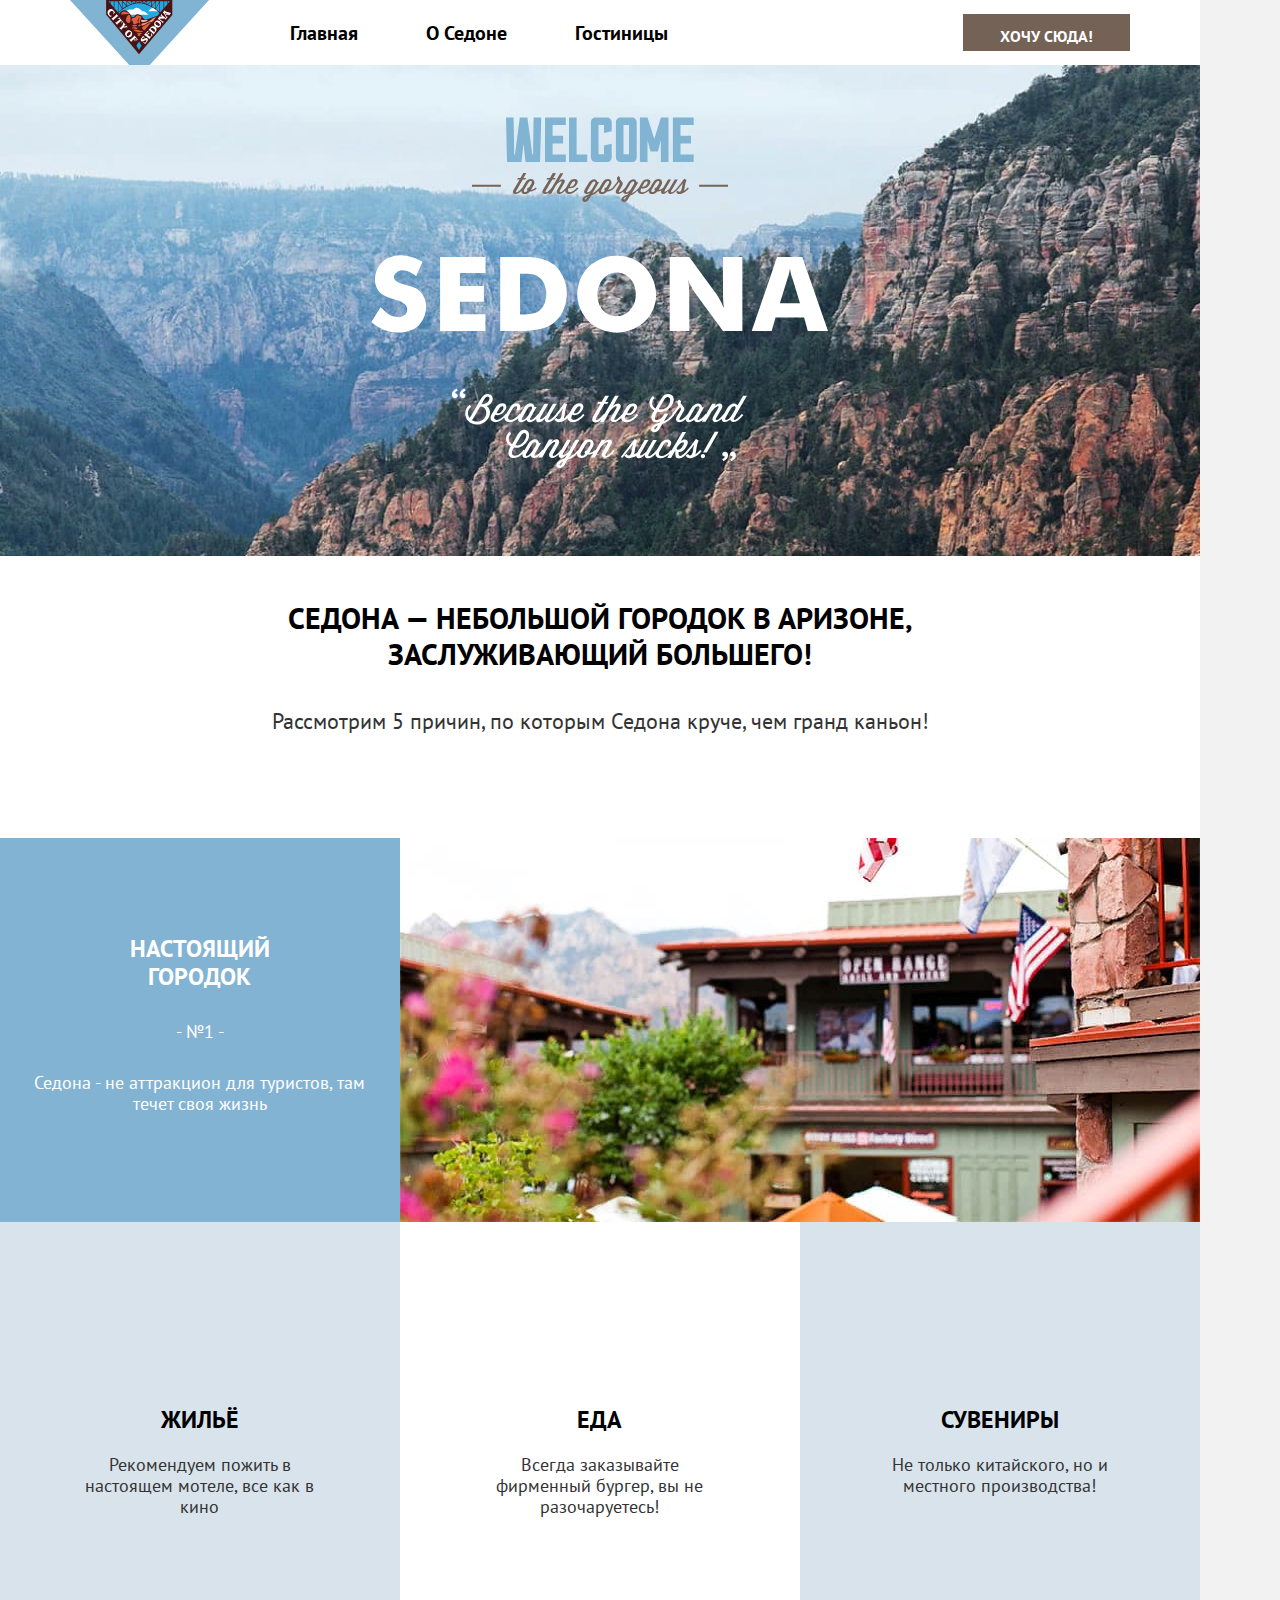
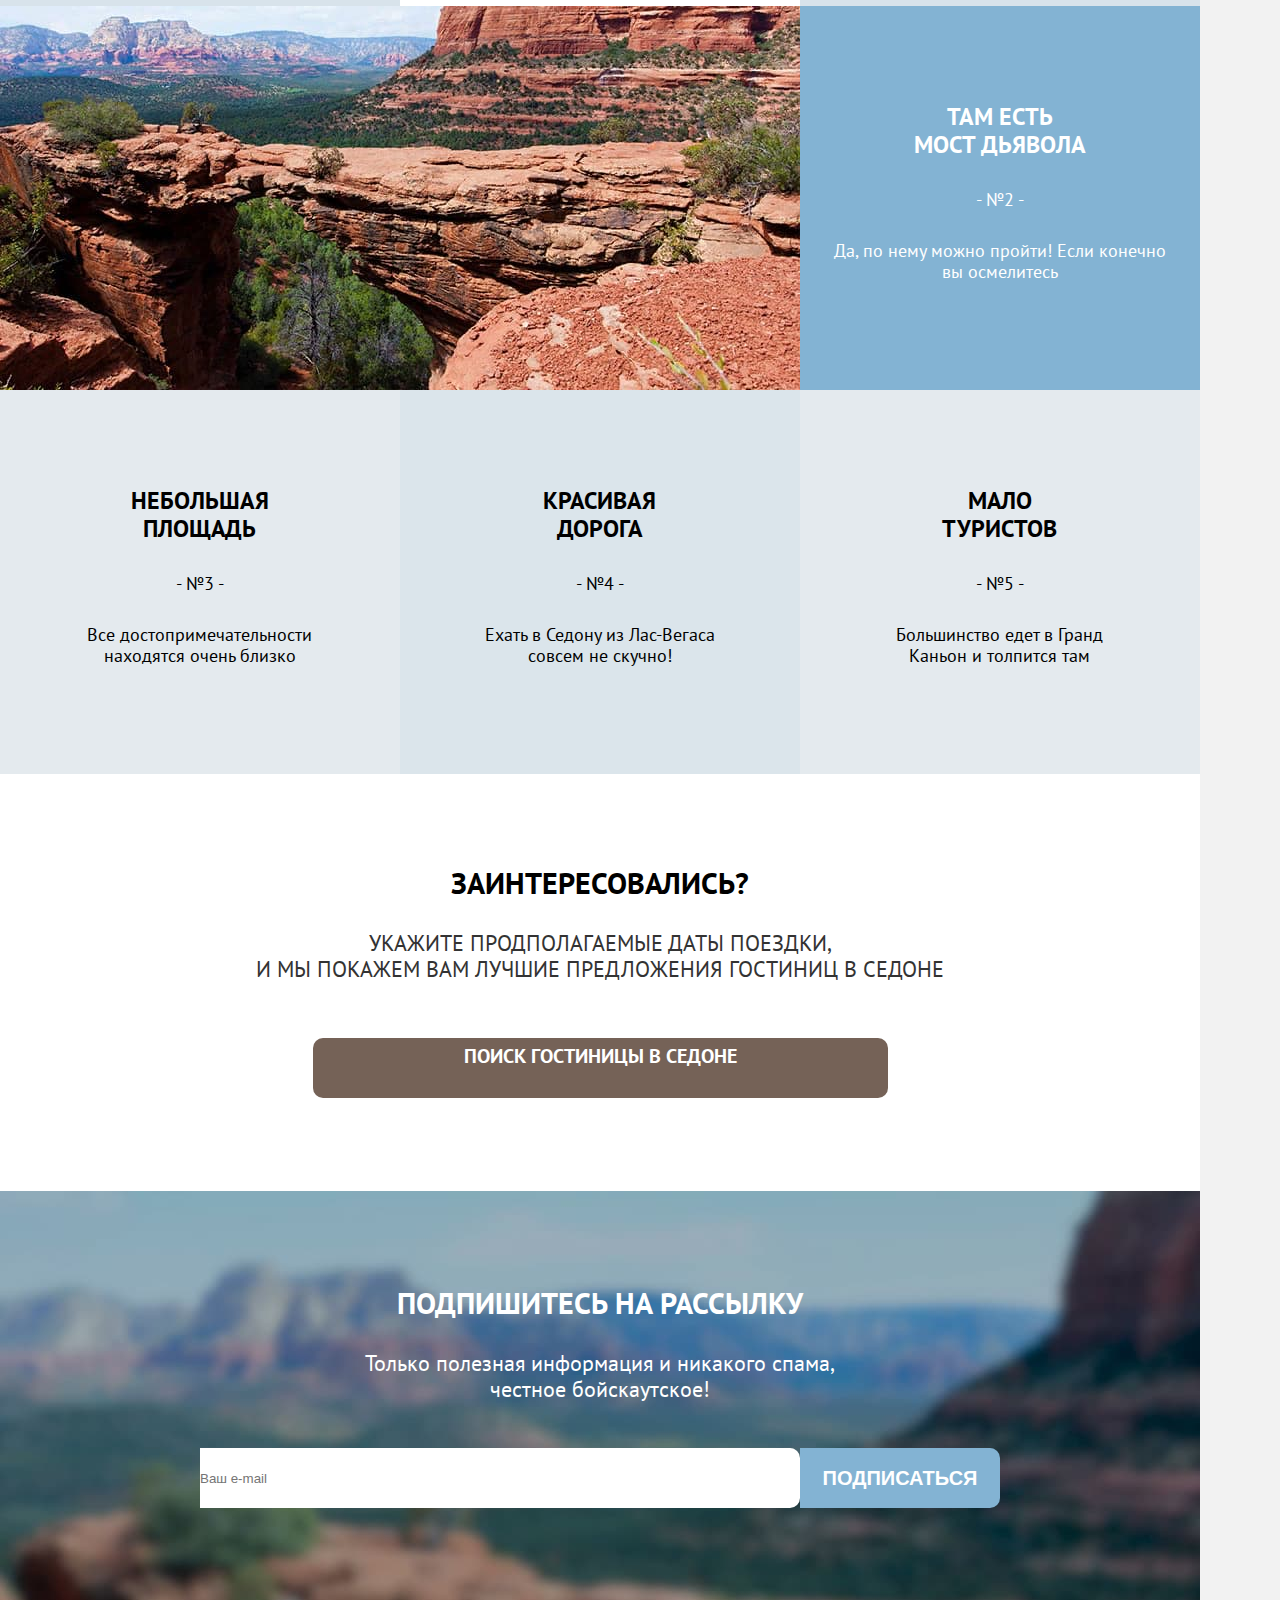
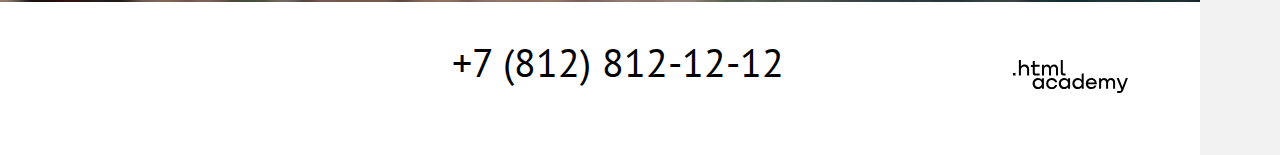
<file: index.html>
<!DOCTYPE html>
<html lang="ru">

<head>
  <meta charset="utf-8">
  <title>Седона</title>
  <link rel="stylesheet" href="styles/styles.css">
</head>

<body>
  <header class="page-header">
    <nav class="navigation">
      <a class="navigation-logo">
        <img class="page-header-logo" src="images/logo.svg" width="139" height="70" alt="Логотип Седона.">
      </a>
      <ul class="navigation-list">
        <li class="navigation-item">
          <a class="navigation-link navigation-link-current">Главная</a>
        </li>
        <li class="navigation-item">
          <a class="navigation-link " href="#">О Седоне</a>
        </li>
        <li class="navigation-item">
          <a class="navigation-link" href="catalog.html">Гостиницы</a>
        </li>
      </ul>
      <ul class="navigation-list navigation-user">
        <li class="navigation-item">
          <a class="navigation-link" href="#">
            <span class="visually-hidden">Поиск</span>
          </a>
        </li>
        <li class="navigation-item">
          <a class="navigation-link" href="#">
            <span class="visually-hidden">избранное</span>
          </a>
        </li>
        <li class="navigation-item">
          <a class="navigation-link want" href="#">Хочу сюда!</a>
        </li>
      </ul>
    </nav>
  </header>
  <main class="main-container main-index">
    <div class="page-container">
      <section class="welcome">
        <h1 class="visually-hidden">Добро пожаловать в Седону</h1>
        <img class="image" src="images/welcome.svg" width="458" height="352" alt="Добро пожаловать в Седону">
      </section>
      <section class="main-title">
        <h2 class="title-large">Седона — небольшой городок в Аризоне, заслуживающий большего!</h2>
        <p class="subtitle">Рассмотрим 5 причин, по которым Седона круче, чем гранд каньон!</p>
      </section>
      <section class="advantages">
        <h2 class="visually-hidden">Преимущества</h2>
        <ul class="advantages-list">
          <li class="advantage-item">
            <div class="advantage-exception">
              <h3 class="advantages-title">Настоящий <br>городок</h3>
              <span class="advantage-number">- №1 -</span>
              <p class="advantage-description">Седона - не аттракцион для туристов, там течет своя жизнь</p>
            </div>
            <div class="advantage-image"> <img src="images/photo/photo-1.jpg" width="800" height="384"
                alt="Настоящий городок">
            </div>
            <ul class="advantages-сity">
              <li class="advantages-сity-item house">
                <h4>Жильё</h4>
                <p>Рекомендуем пожить в настоящем мотеле, все как в кино</p>
              </li>
              <li class="advantages-сity-item food">
                <h4>Еда</h4>
                <p>Всегда заказывайте фирменный бургер, вы не разочаруетесь!</p>
              </li>
              <li class="advantages-сity-item gift">
                <h4>Сувениры</h4>
                <p>Не только китайского, но и местного производства!</p>
              </li>
            </ul>
          </li>
          <li class="advantage-item">
            <div class="advantage-image"> <img src="images/photo/photo-2.jpg" width="800" height="384"
                alt="Мост Дьявола">
            </div>
            <div class="advantage-exception">
              <h3 class="advantages-title">Там есть <br> мост дьявола</h3>
              <span class="advantage-number">- №2 -</span>
              <p class="advantage-description">Да, по нему можно пройти! Если конечно вы осмелитесь</p>
            </div>
          </li>
          <li class="advantage-item advantage-item--third">
            <h3 class="advantages-title">Небольшая <br> площадь</h3>
            <span class="advantage-number">- №3 -</span>
            <p class="advantage-description">Все достопримечательности находятся очень близко</p>
          </li>
          <li class="advantage-item advantage-item--third four">
            <h3 class="advantages-title">Красивая <br> дорога</h3>
            <span class="advantage-number">- №4 -</span>
            <p class="advantage-description">Ехать в Седону из Лас-Вегаса совсем не скучно!</p>
          </li>
          <li class="advantage-item advantage-item--third">
            <h3 class="advantages-title">Мало <br> туристов</h3>
            <span class="advantage-number">- №5 -</span>
            <p class="advantage-description">Большинство едет в Гранд Каньон и толпится там</p>
          </li>
        </ul>
      </section>
      <section class="search-hotel">
        <h2 class="visually-hidden">Поиск гостиниц в Седоне</h2>
        <strong class="search-question">Заинтересовались?</strong>
        <p class="search-date">Укажите продполагаемые даты поездки,
          <br>и мы покажем вам лучшие предложения гостиниц в Седоне
        </p>
        <a class="button button-search" href="#">ПОИСК ГОСТИНИЦЫ В седоне</a>
      </section>
      <div class="newsletter-index">
        <section class="newsletter">
          <h2 class="newsletter-title">Подпишитесь на рассылку
          </h2>
          <p>Только полезная информация и никакого спама,<br>
            честное бойскаутское!</p>
          <form class="newsletter-form" action="https://echo.htmlacademy.ru/" method="post">

            <input class="field" placeholder="Ваш e-mail" type="email" name="newsletter-email" id="newsletter-email"
              required>
            <button class="button newsletter-button" type="submit"> Подписаться
            </button>
          </form>
        </section>
      </div>
    </div>
  </main>
  <footer class="page-footer">
    <div class="page-footer-container">
      <section class="footer-social">
        <h2 class="visually-hidden">Седона в социальных сетях</h2>
        <ul class="footer-social-list">
          <li class="footer-social-item">
            <a class="button" href="#">
              <span class="visually-hidden">Твиттер</span>
            </a>
          </li>
          <li class="footer-social-item">
            <a class="button" href="#">
              <span class="visually-hidden">Фейсбук</span>
            </a>
          </li>
          <li class="footer-social-item">
            <a class="button" href="#">
              <span class="visually-hidden">Ютуб</span>
            </a>
          </li>
        </ul>
      </section>
      <a class="contacts-phone" href="tel:78128121212">+7 (812) 812-12-12</a>
      <p class="about-text"> <a class="htmlacademy-link" href="https://htmlacademy.ru/">
          <img src="images/htmlacademy.svg" width="115" height="33" alt=".html academy"></a>
      </p>
    </div>
  </footer>
</body>

</html>
</file>
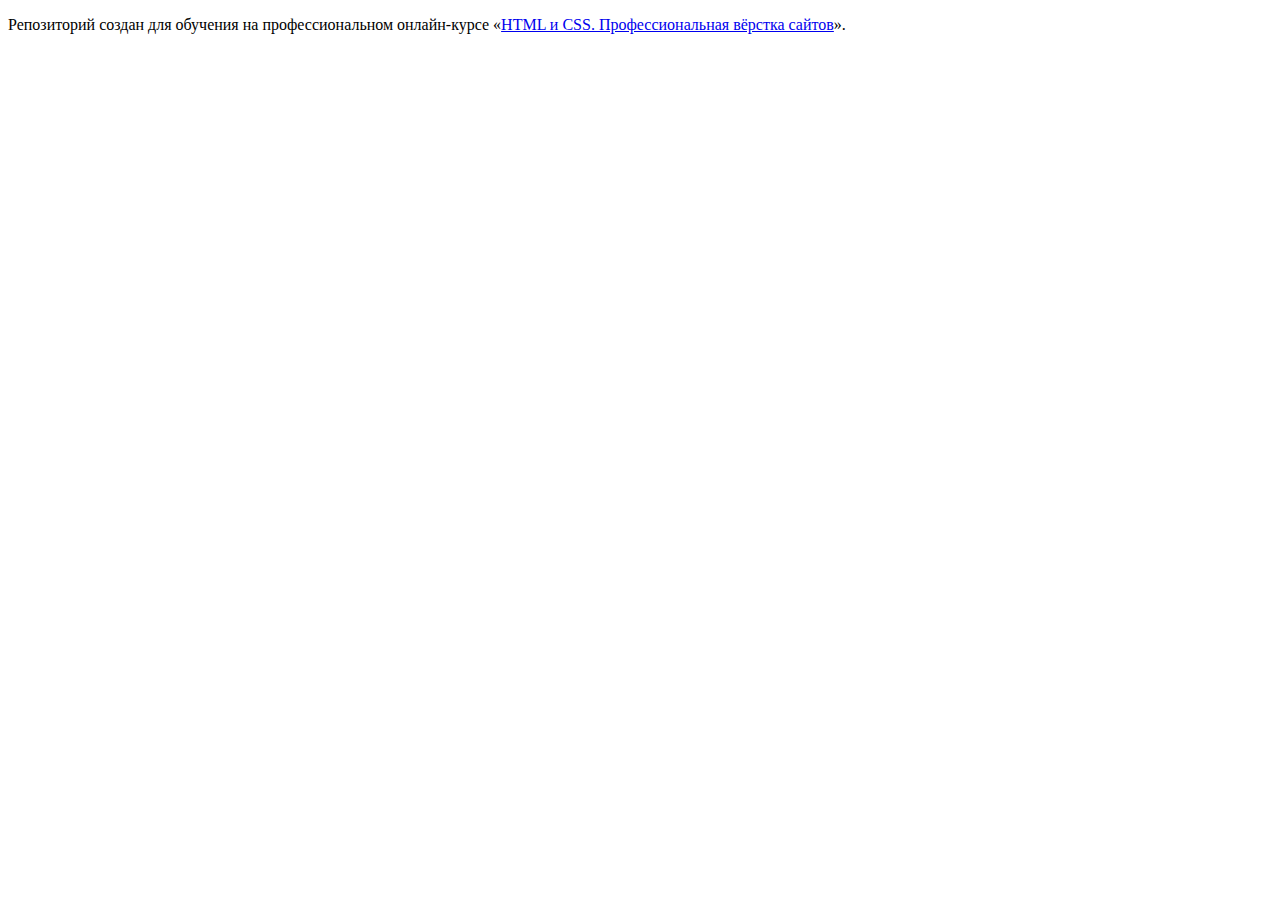
<file: 1/index.html>
<!DOCTYPE html>
<html lang="ru">
  <head>
    <meta charset="utf-8">
    <title>HTML Academy: Седона</title>
    <base href="https://htmlacademy-htmlcss.github.io/1955965-sedona-33/1/">
</head>
  <body>

    <p>Репозиторий создан для обучения на профессиональном онлайн‑курсе «<a href="https://htmlacademy.ru/intensive/htmlcss">HTML и CSS. Профессиональная вёрстка сайтов</a>».</p>

  </body>
</html>
</file>
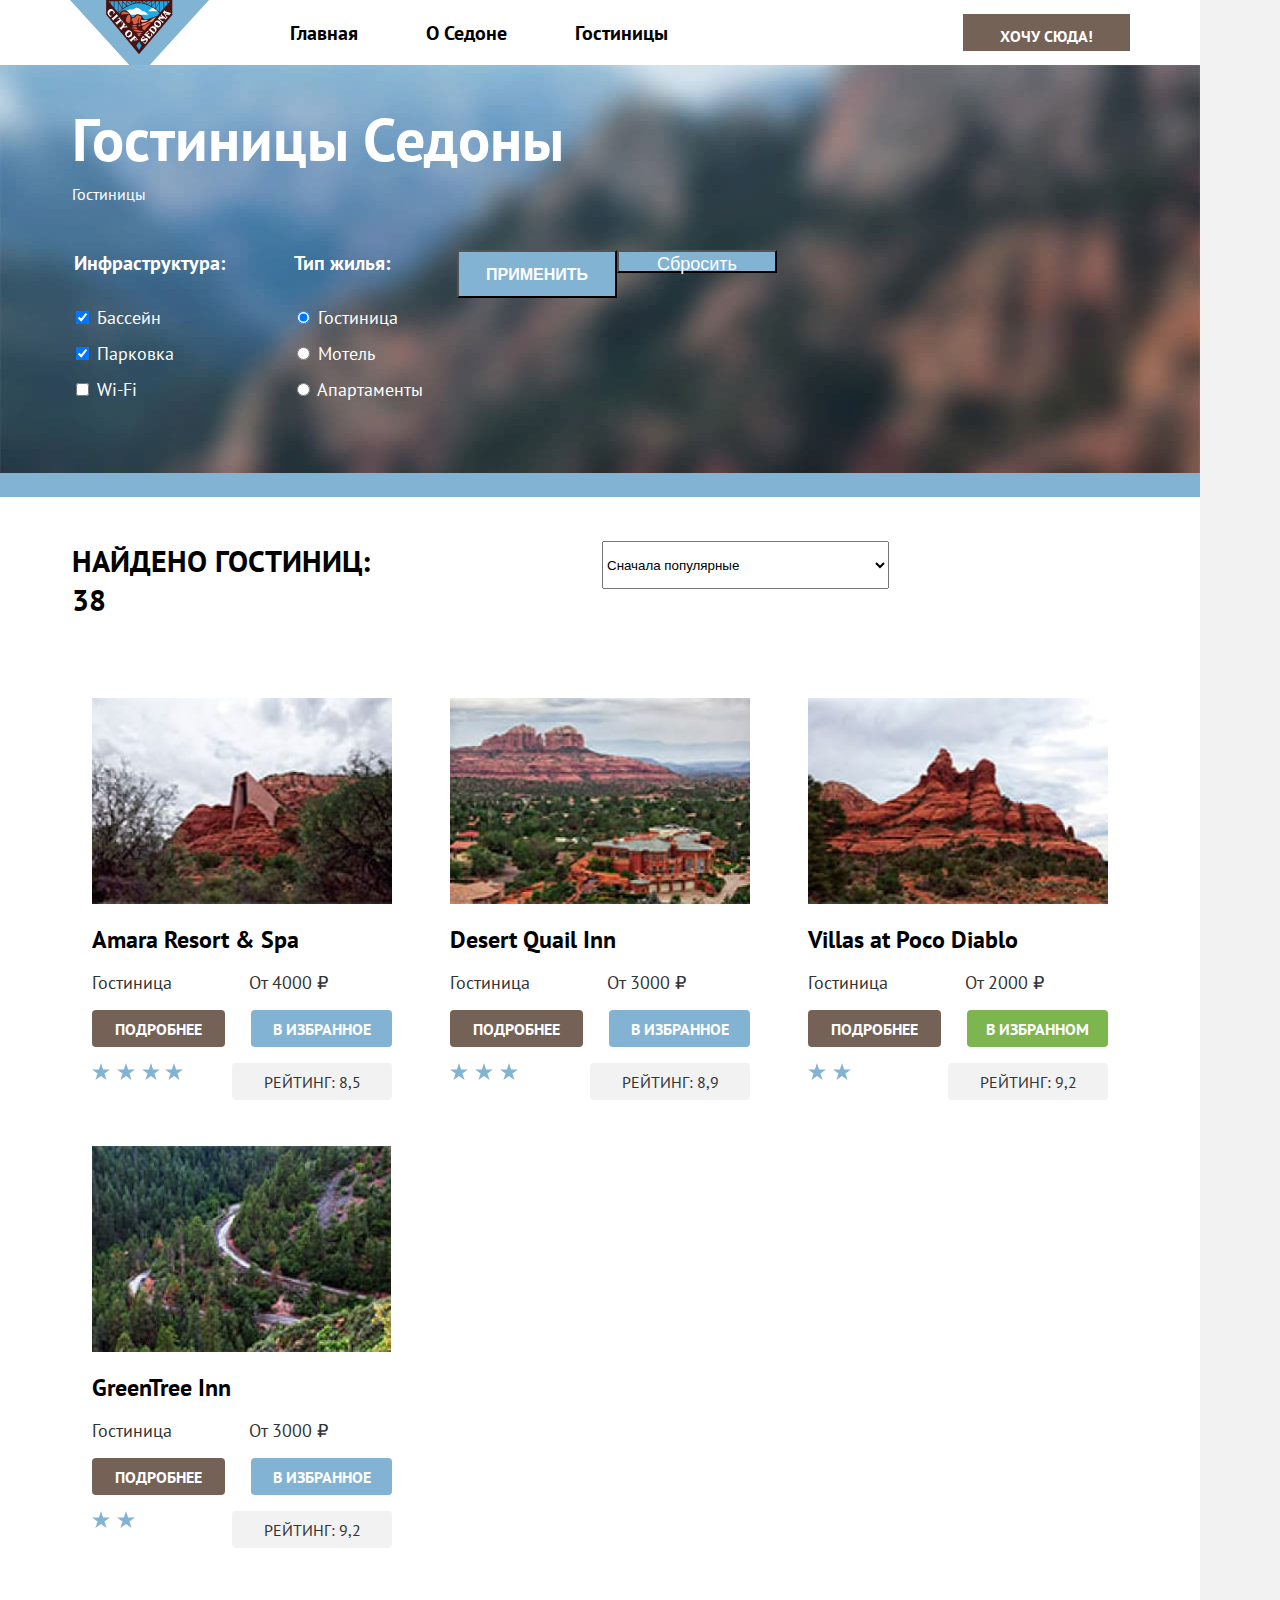
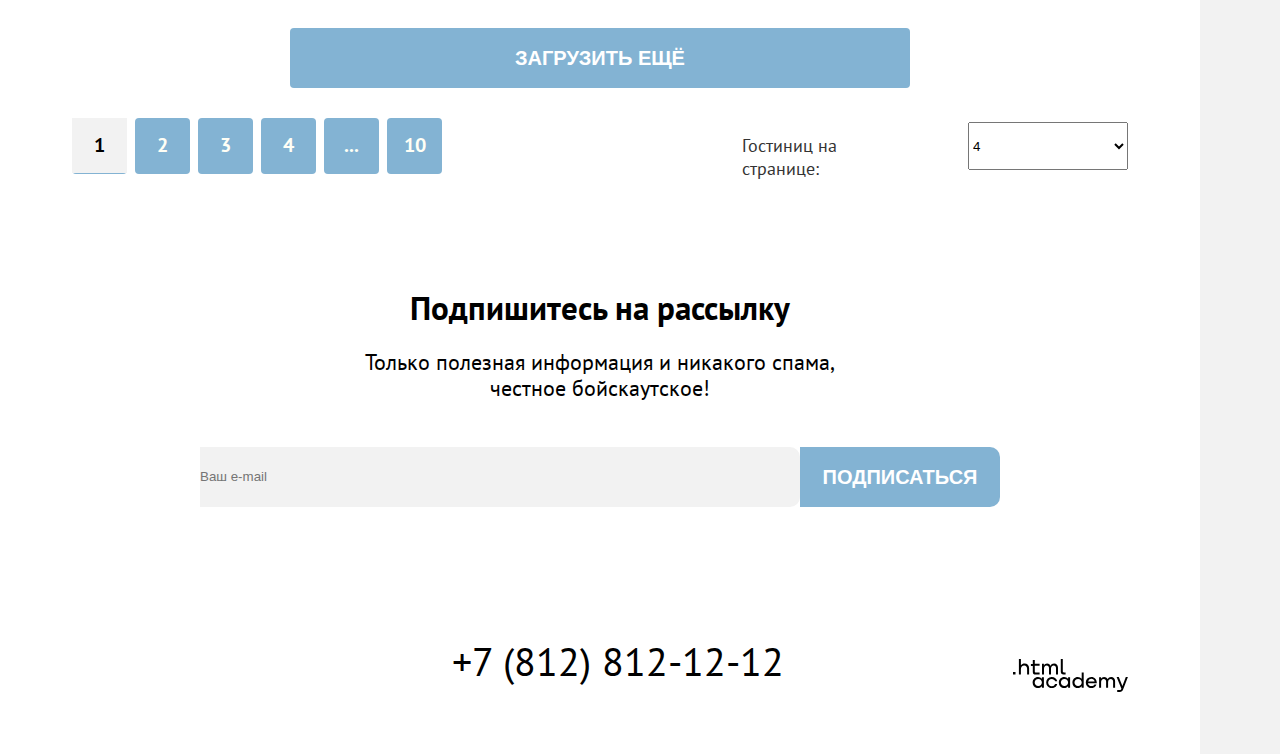
<file: catalog.html>
<!DOCTYPE html>
<html lang="ru">

<head>
    <meta charset="utf-8">
    <title>Каталог</title>
    <link rel="stylesheet" href="styles/styles.css">
</head>

<body>
    <header class="page-header">
        <nav class="navigation">
            <a class="navigation-logo" href="index.html">
                <img class="page-header-logo" src="images/logo.svg" width="139" height="70" alt="Логотип Седона.">
            </a>
            <ul class="navigation-list">
                <li class="navigation-item">
                    <a class="navigation-link" href="index.html">Главная</a>
                </li>
                <li class="navigation-item">
                    <a class="navigation-link " href="#">О Седоне</a>
                </li>
                <li class="navigation-item">
                    <a class="navigation-link navigation-link-current">Гостиницы</a>
                </li>
            </ul>
            <ul class="navigation-list navigation-user">
                <li class="navigation-item">
                    <a class="navigation-link" href="#">
                        <span class="visually-hidden">Поиск</span>
                    </a>
                </li>
                <li class="navigation-item">
                    <a class="navigation-link" href="#">
                        <span class="visually-hidden">избранное</span>
                    </a>
                </li>
                <li class="navigation-item">
                    <a class="navigation-link want" href="#">Хочу сюда!</a>
                </li>
            </ul>
        </nav>
    </header>
    <main class="main-inner main-container">
        <div class="page-container">
            <section class="catalog-header">
                <header class="inner-header">
                    <h1 class="inner-header-title">Гостиницы Седоны</h1>
                    <ol class="breadcrumbs">
                        <li class="breadcrumbs-item">
                            <a class="breadcrumbs-link" href="index.html">
                                <span class="visually-hidden"> Главная</span>
                            </a>
                        </li>
                        <li class="breadcrumbs-item">
                            <a class="breadcrumbs-link">Гостиницы</a>
                        </li>
                    </ol>
                </header>

                <h2 class="visually-hidden">Список гостиниц с фильтрами</h2>

                <form class="catalog-filter" action="https://echo.htmlacademy.ru/" method="get">
                    <div class="catalog-filter-container">
                        <fieldset class="catalog-filter-group">
                            <legend class="catalog-filter-title">Инфраструктура:</legend>
                            <ul class="catalog-filter-list">
                                <li class="catalog-filter-item">
                                    <label class="control">
                                        <input class="control-input" type="checkbox" name="Бассейн" checked> Бассейн
                                    </label>
                                </li>
                                <li class="catalog-filter-item">
                                    <label class="control">
                                        <input class="control-input" type="checkbox" name="Парковка" checked> Парковка
                                    </label>
                                </li>
                                <li class="catalog-filter-item">
                                    <label class="control">
                                        <input class="control-input" type="checkbox" name="Wi-Fi"> Wi-Fi
                                    </label>
                                </li>
                            </ul>
                        </fieldset>
                        <fieldset class="catalog-filter-group">
                            <legend class="catalog-filter-title">Тип жилья:</legend>
                            <ul class="catalog-filter-list">
                                <li class="catalog-filter-item">
                                    <label class="control">
                                        <input class="control-input" type="radio" name="product-group" value="Hotel"
                                            checked>
                                        Гостиница
                                    </label>
                                </li>
                                <li class="catalog-filter-item">
                                    <label class="control">
                                        <input class="control-input" type="radio" name="product-group" value="Motel">
                                        Мотель
                                    </label>
                                </li>
                                <li class="catalog-filter-item">
                                    <label class="control">
                                        <input class="control-input" type="radio" name="product-group"
                                            value="Apartments">
                                        Апартаменты
                                    </label>
                                </li>
                            </ul>
                        </fieldset>
                        <button class="button-apply" type="submit">Применить</button>
                        <button class="button-cancel" type="reset">Сбросить</button>
                    </div>
                </form>

            </section>
            <section class="catalog-products">
                <div class="sorting-container">
                    <h2 class="visually-hidden">Сортировка гостинниц</h2>
                    <p class="visually">Найдено гостиниц: 38</p>
                    <form class="sorting-type">
                        <select class="select-control-sorting" aria-label="Сортировка">
                            <option value="popular">Сначала популярные</option>
                            <option value="cheap">Сначала дешёвые</option>
                            <option value="expensive">Сначала дорогие</option>
                        </select>
                        <button class="visually-hidden" type="submit">Отсортировать гостинницы</button>
                    </form>
                    <ol class="product-card-mode">
                        <li class="sorting-mode tile">
                            <a class="button" href="#">
                                <span class="visually-hidden">Показать карточки</span>
                            </a>
                        </li>
                        <li class="sorting-mode slide">
                            <a href="#" class="button button-light">
                                <span class="visually-hidden">Показать карточку</span>
                            </a>
                        </li>
                        <li class="sorting-mode list">
                            <a href="#" class="button button-light">
                                <span class="visually-hidden">Показать список</span>
                            </a>
                        </li>
                    </ol>
                </div>
                <ul class="product-list">
                    <li class="product-card">
                        <a class="product-card-link" href="#">
                            <img class="product-card-image" src="images/hotels/hotel-1.jpg" width="300" height="206"
                                alt="Amara Resort & Spa">
                            <h3 class="product-card-title">Amara Resort & Spa</h3>
                        </a>
                        <p class="product-card-subtitle">Гостиница</p>
                        <b class="product-card-price">От 4000 ₽</b>
                        <a class="product-card-button button" href="#">подробнее</a>
                        <a class="product-card-elect button" href="#">В избранное</a>
                        <img src="images/stars/four-stars.svg" width="91" height="17" alt="Четыре звезды">
                        <p class="rate">Рейтинг: 8,5</p>
                    </li>
                    <li class="product-card">
                        <a class="product-card-link" href="#">
                            <img class="product-card-image" src="images/hotels/hotel-2.jpg" width="300" height="206"
                                alt="Desert Quail Inn">
                            <h3 class="product-card-title">Desert Quail Inn</h3>
                        </a>
                        <p class="product-card-subtitle">Гостиница</p>
                        <b class="product-card-price">От 3000 ₽</b>
                        <a class="product-card-button button" href="#">подробнее</a>
                        <a class="product-card-elect button" href="#">В избранное</a>
                        <img src="images/stars/three-stars.svg" width="68" height="17" alt="Три звезды">
                        <p class="rate">Рейтинг: 8,9</p>
                    </li>
                    <li class="product-card">
                        <a class="product-card-link" href="product.html">
                            <img class="product-card-image" src="images/hotels/hotel-3.jpg" width="300" height="206"
                                alt="Villas at Poco Diablo">
                            <h3 class="product-card-title">Villas at Poco Diablo</h3>
                        </a>
                        <p class="product-card-subtitle">Гостиница</p>
                        <b class="product-card-price">От 2000 ₽</b>
                        <a class="product-card-button button" href="#">подробнее</a>
                        <a class="elect button" href="#">В избранном</a>

                        <img src="images/stars/two-stars.svg" width="43" height="17" alt="Две звезды">
                        <p class="rate">Рейтинг: 9,2 </p>
                    </li>
                    <li class="product-card">
                        <a class="product-card-link" href="#">
                            <img class="product-card-image" src="images/hotels/hotel-4.jpg" alt="GreenTree Inn">
                            <h3 class="product-card-title">GreenTree Inn</h3>
                        </a>
                        <p class="product-card-subtitle">Гостиница</p>
                        <b class="product-card-price">От 3000 ₽</b>
                        <a class="product-card-button button" href="#">подробнее</a>
                        <a class="product-card-elect button" href="#">В избранное</a>
                        <img src="images/stars/two-stars.svg" width="43" height="17" alt="Две звезды">
                        <p class="rate">Рейтинг: 9,2 </p>
                    </li>
                </ul>
                <button class="button pagination-show-more" type="button">Загрузить ещё</button>
                <div class="pagination-container">
                    <ol class="pagination">
                        <li class="pagination-item">
                            <a class="pagination-link pagination-current">1</a>
                        </li>
                        <li class="pagination-item">
                            <a class="pagination-link" href="#">2</a>
                        </li>
                        <li class="pagination-item">
                            <a class="pagination-link" href="#">3</a>
                        </li>
                        <li class="pagination-item">
                            <a class="pagination-link" href="#">4</a>
                        </li>
                        <li class="pagination-item">
                            <a class="pagination-link pagination-next" href="#">...
                                <span class="visually-hidden">Следующая страница</span>
                            </a>
                        </li>
                        <li class="pagination-item">
                            <a class="pagination-link" href="#">10</a>
                        </li>
                    </ol>
                    <span class="hotels-number">Гостиниц на странице:</span>
                    <form class="sorting-number">
                        <select class="select-control" aria-label="Сортировка">
                            <option value="four">4</option>
                            <option value="eight">8</option>
                        </select>
                        <button class="visually-hidden" type="submit">Отсортировать гостинницы по количеству</button>
                    </form>
                </div>
            </section>
            <div class="newsletter-catalog">
                <section class="newsletter">
                    <h2 class="page-footer-title">Подпишитесь на рассылку
                    </h2>
                    <p>Только полезная информация и никакого спама,<br>
                        честное бойскаутское!</p>
                    <form class="newsletter-form" action="https://echo.htmlacademy.ru/" method="post">

                        <input class="field-catalog" placeholder="Ваш e-mail" type="email" name="newsletter-email"
                            id="newsletter-email" required>

                        <button class="button newsletter-button" type="submit">Подписаться
                        </button>
                    </form>
                </section>
            </div>
        </div>
    </main>
    <footer class="page-footer">
        <div class="page-footer-container">
            <section class="footer-social">
                <h2 class="visually-hidden">Седона в социальных сетях</h2>
                <ul class="footer-social-list">
                    <li class="footer-social-item">
                        <a class="button" href="#">
                            <span class="visually-hidden">Твиттер</span>
                        </a>
                    </li>
                    <li class="footer-social-item">
                        <a class="button" href="#">
                            <span class="visually-hidden">Фейсбук</span>
                        </a>
                    </li>
                    <li class="footer-social-item">
                        <a class="button" href="#">
                            <span class="visually-hidden">Ютуб</span>
                        </a>
                    </li>
                </ul>
            </section>
            <a class="contacts-phone" href="tel:78128121212">+7 (812) 812-12-12</a>
            <p class="about-text"> <a class="htmlacademy-link" href="https://htmlacademy.ru/">
                    <img src="images/htmlacademy.svg" width="115" height="33" alt=".html academy"></a>
            </p>
        </div>
    </footer>
</body>

</html>
</file>
<file: styles/styles.css>
@font-face {
    font-family: "PT Sans";
    font-style: normal;
    font-weight: 400;
    src: url("../fonts/ptsans-400.woff2") format("woff2");
    font-display: swap;
  }
  
  
@font-face {
    font-family: "PT Sans";
    font-style: normal;
    font-weight: 700;
    src: url("../fonts/ptsans-700.woff2") format("woff2");
    font-display: swap;
}
  
* {
    box-sizing: border-box;
}

html {
    height:100%;
}
body {
    display:flex;
    flex-direction: column;
    width: 1200px;
    min-height:100%;
    margin:0;
    font-family: "PT Sans",sans-serif ;
    font-weight:400;
    font-size: 18px;
    line-height: 21px;
    background-color: #F2F2F2;
    color:#000000;
}
.visually-hidden {
    position: absolute;
    width: 1px;
    height: 1px;
    margin: -1px;
    padding: 0;
    border: 0;
    clip: rect(0 0 0 0);
    overflow: hidden;
}
.page-header {
    background-color:#ffffff;
    color:black;
}
.navigation {
    display:flex;
    width:100%;
    height:65px;
    margin:0 auto;
    padding-left: 70px;
    padding-right: 70px;
}
.navigation-list{
    display:flex;
    flex-wrap: wrap;
    margin:0;
    padding:0;
    list-style-type:none;
    max-width:470px;
    min-height: 66px;
}

.navigation-user {
    max-width:310px;
    margin-left: auto;
    padding-top: 14px;
}
.navigation-user .navigation-link {
    min-width: 42px;
    min-height: 37px;
}
.main-container{
    flex-grow: 1;
    padding-top: 0;
    padding-bottom:0;
}
.navigation-link {
    display:block;
    padding: 20px 34px;
    font-weight: 700;
    font-size: 20px;
    line-height: 26px;
    color: #000000;
    background-color:#ffffff;
    text-decoration:none;
}
.want{
    padding:9px 15px 8px 15px;
    width:167px;
    font-weight: 700;
    font-size: 16px;
    height: 37px;
    text-align: center;
    text-transform: uppercase;
    color: #FFFFFF;
    background-color: #756257;
    text-decoration:none;
}
.navigation-logo{
    min-width:139px;
    margin-right:47px;
    margin-bottom:0;
    margin-top:0;
    min-height: 70px;
}
.page-container {
    width:1200px;
    margin:0 auto;
}
.image {
   margin:0 auto;
}
.welcome{
    display:block;
    background-image: url("../images/index-background.jpg");
    background-size: cover;
    background-repeat: no-repeat;
    background-color: #83B3D3;
    text-align:center;
    padding-top: 52px;
    padding-bottom: 83px;
}
.main-title{
    display: flex;
    width: 100%;
    height: 282px;
    justify-content: center;
    align-items: center;
    flex-direction: column;
    background-color: #FFFFFF;
}
.title-large {
    width: 720px;
    min-height: 72px ;
    font-size: 30px;
    line-height: 36px;
    text-align: center;
    text-transform: uppercase;
    color: #000000;
    margin-bottom: 0;
    padding-bottom: 31px;
}
.subtitle {
    width: 720px;
    margin: 0 0 80px;
    font-weight: 400;
    font-size: 22px;
    line-height: 36px;
    text-align: center;
    color: #333333;
}
.advantages {
    font-weight: 700;
    text-align: center;
}
.advantages-list{
    display: flex;
    flex-wrap: wrap;
    margin: 0;
    padding: 0;
    list-style-type: none;
}
.advantage-exception { 
    width: 33.333%;
    padding: 97px 30px 30px;
    min-height: 384px;
    background-color: #83B3D3;
    color: #FFFFFF;
}

.advantages-сity{
    display: flex;
    width: 100%;
    padding: 0;
    margin: 0;
    list-style-type: none;
}
.advantages-сity-item{
    min-height: 384px;
    width: 33.333%;
}
.advantage-item{
    display: flex;
    flex-wrap: wrap;
    color: #000000;
    background-color: rgba(131, 179, 211, 0.12);
}
.advantage-item--third {
    width: 33.333%;
    flex-direction: column;
    min-height: 384px;
    padding: 97px  75px 108px 75px;
}
.advantage-image {
    width: 66.666%;
    font-size: 0;
    line-height: 0;
}
.advantages-title {
    font-size: 24px;
    line-height: 28px;
    text-align: center;
    text-transform: uppercase;
    margin: 0 0 30px;
}
.advantage-number{
    font-weight: 400;
    font-size: 18px;
    line-height: 21px;
    text-align: center;
    text-transform: uppercase;
    margin-bottom: 30px;
    display: inline-block;
}
.advantage-description {
    font-weight: 400;
    font-size: 18px;
    margin: 0;
}
h4 {
    font-weight: 700;
    font-size: 24px;
    line-height: 28px;
    text-align: center;
    text-transform: uppercase;
    color: #000000;
    margin:184px 0 20px;
}
.gift, .house {
    background-color: rgba(131, 179, 211, 0.12);
}
.advantages-сity p {
    margin: 0 75px 79px;
    font-weight: 400;
    font-size: 18px;
    line-height: 21px;
    text-align: center;
    color: #333333;
}
.food{
    background-color: #FFFFFF;
}
.four {
    background-color: rgba(131, 179, 211, 0.2);
}
.search-hotel {
    display:flex;
    flex-direction: column;
    width: 100%;
    min-height: 417px;
    background-color: #FFFFFF;
    text-align: center;
    text-transform: uppercase;
    padding: 91px 240px 93px 240px;
}
.search-question {
    font-weight: 700;
    font-size: 30px;
    line-height: 36px;
    text-align: center;
    text-transform: uppercase;
    color: #000000;
    padding-bottom: 29px;
}
.search-date{
    font-weight: 400;
    font-size: 22px;
    line-height: 26px;
    text-align: center;
    color: #333333;
    margin:0;
    padding-bottom: 56px;
}
.button-search{
    background-color: #756257;
    font-weight: 700;
    font-size: 20px;
    line-height: 36px;
    text-align: center;
    text-transform: uppercase;
    border-radius: 10px;
    color: #FFFFFF;
    width: 575px;
    min-height: 60px;
    margin:0 auto;
}
.newsletter {
    font-weight: 400;
    font-size: 22px;
    line-height: 26px;
    text-align: center;
}
.newsletter-index {
    display: flex;
    flex-direction: column;
    width: 100%;
    min-height: 411px;
    background-image:url("../images/background.jpg");
    background-repeat: no-repeat;
    background-size: 100% auto;
    background-color: #83B3D3;
    color: #FFFFFF;
    padding: 94px 200px;
}

.newsletter-title {
    font-weight: 700;
    font-size: 30px;
    line-height: 36px;
    text-align: center;
    text-transform: uppercase;
    margin: 0;
    padding-bottom: 29px;
}
.newsletter p {
    margin:0;
    padding-bottom: 46px;

}
.newsletter-form{
    display: flex;
    width: 100%;
}
.newsletter-button {
    font-weight: 700;
    font-size: 20px;
    line-height: 26px;
    align-items: center;
    text-align: center;
    text-transform: uppercase;
    color: #FFFFFF;
    background-color: #83B3D3;
    border-radius: 0px 10px 10px 0px;
    width: 200px;
    min-height: 60px;
    border-style: none;
}
.field{
    width:600px;
    min-height: 60px;
    border-radius: 0px 10px 10px 0px;
    padding: 0;
    border-style: none;
}
.page-footer-container{
    display:flex;
    width:1200px;
    margin:0 auto;
    padding: 40px 72px;
}
.footer-social-list{
    display: flex;
    flex-wrap: wrap;
    margin: 0;
    padding: 0;
    list-style-type: none;
}
.footer-social{
    display: flex;
    margin-right: auto;
    min-width: 150px;
    min-height: 18px;
}
.page-footer,.htmlacademy-link{
    background-color: #FFFFFF;
}

.contacts-phone {
    text-decoration:none;
    font-weight: 400;
    font-size: 40px;
    line-height: 40px;
    text-align: center;
    text-transform: uppercase;
    color: #000000;
}
.about-text{
    margin-left: auto;
}
.catalog-header {
    background-image:url("../images/catalog-background.jpg");
    background-repeat: no-repeat;
    background-size: 1200px 408px;
    background-color: #83B3D3;
    padding: 35px 72px 83px 72px;
    width: 100%;
    min-height: 408px;
}
.inner-header-title {
    font-weight:700;
    font-size: 60px;
    line-height: 78px;
    color: #FFFFFF;
    margin: 0;
    padding-bottom: 5px;
}
.breadcrumbs {
    display: flex;
    margin: 0;
    padding: 0;
    color: #FFFFFF;
    list-style-type: none;
    margin-bottom: 45px;
}
.breadcrumbs-link {
    font-weight:400;
    font-size: 16px;
    line-height: 21px;
}
.catalog-filter-container{
    display: flex;
}
.catalog-filter-group{
    border:0 none;
    margin: 0;
    padding: 0;
}
.catalog-filter-title{
    font-weight: 700;
    font-size: 20px;
    line-height: 26px;
    color: #FFFFFF;
    padding-bottom: 30px;
    padding-right: 67px;
}
.catalog-filter-list{
    font-weight: 400;
    font-size: 18px;
    line-height: 23px;
    color: #FFFFFF;
    list-style-type: none;
    margin: 0;
    padding: 0;
}
.catalog-filter-item{
    padding-bottom: 13px;
}
.button-apply{
    width: 160px;
    height: 48px;
}
.button-apply, .product-card-elect{
    background-color: #83B3D3;
    font-weight: 700;
    font-size: 16px;
    line-height: 21px;
    align-items: center;
    text-align: center;
    text-transform: uppercase;
    color: #FFFFFF;
}
.button {
    text-decoration:none;
}
.button-cancel{
    font-weight:400;
    font-size: 18px;
    line-height: 23px;
    text-align: center;
    color: #FFFFFF;
    background-color: #83B3D3;
    width: 160px;
    height: 23px;
}
.sorting-container{
    display: flex;
    padding: 44px 72px 53px 72px;
}
.main-inner{
    background-color: #FFFFFF;
}
.visually {
    font-weight: 700;
    font-size: 30px;
    line-height: 39px;
    text-transform: uppercase;
    color: #000000;
    margin: 0;
    width: 338px;
    height: 39px;
    margin-right: 192px;
}
.sorting-type {
    font-style: normal;
    font-weight:400;
    font-size: 18px;
    line-height: 23px;
    color: #333333;
    width: 287px;
    height: 48px;
}
.select-control-sorting{
    width: 287px;
    height: 48px;
}
.product-card-mode{
    display: flex;
    margin-left: auto;
    padding: 0;
}
.sorting-mode{
    width: 48px;
    height: 48px;
    list-style-type: none;
}
.sorting-mode:not(:last-child) {
    margin-right: 8px;
}
.product-list{
    list-style-type: none;
    display: grid;
    grid-template-columns: repeat(3, 340px);
    margin: 0;
    padding: 0;
    gap: 10px 18px;
    margin-bottom: 34px;
    margin-left: 72px;
    margin-right: 72px;
    width: 100%;
}
.product-card{
    background-color:#FFFFFF;
    display: flex;
    flex-wrap: wrap;
    justify-content: space-between;
    padding:20px;
    width: 340px;
    height: 438px;
}
.product-card-link {
    text-decoration:none;
}
.product-card-title {
    font-weight: 700;
    font-size: 24px;
    line-height: 31px;
    color: #000000;
    padding: 16px 0px;
    margin:0;
}

.product-card-price, .product-card-subtitle {
    font-weight:400;
    font-size: 18px;
    line-height: 23px;
    color: #333333;
    margin:0;
    margin-bottom: 16px;
}
.product-card-price {
    width: 143px;
}
.product-card-subtitle {
    width: 133px;
}
.rate {
    font-weight: 400;
    font-size: 16px;
    line-height: 21px;
    text-transform: uppercase;
    text-align: center;
    color: #333333;
    width: 160px;
    height: 37px;
    margin: 0;
    background-color: #F2F2F2;
    border-radius: 4px;
    padding-top: 9px;
    padding-bottom: 10px;
}
.product-card-button{
    font-weight: 700;
    font-size: 16px;
    line-height: 21px;
    text-align: center;
    text-transform: uppercase;
    color: #FFFFFF;
    background-color: #756257;
    border-radius: 4px;
    width: 133px;
    height: 37px;
    padding-top: 9px;
    padding-bottom: 10px;
    margin-bottom: 16px;
}
.product-card-elect{
    width: 141px;
    height: 37px;
    padding-top: 9px;
    padding-bottom: 10px;
    border-radius: 4px;
    margin-bottom: 16px;
}
.elect{
    background-color: #7DB54F;
    font-weight: 700;
    font-size: 16px;
    line-height: 21px;
    text-align: center;
    text-transform: uppercase;
    color: #FFFFFF;
    border-radius: 4px;
    width: 141px;
    height: 37px;
    padding-top: 9px;
    padding-bottom: 10px;
}
.pagination-show-more{
    background-color: #83B3D3;
    font-weight: 700;
    font-size: 20px;
    line-height: 26px;
    align-items: center;
    text-align: center;
    text-transform: uppercase;
    color: #FFFFFF;
    width: 620px;
    height: 60px;
    margin: 30px 290px;
    border-style: none;
    border-radius: 4px;
}
.pagination-container {
    display: flex;
    width: 100%;
    min-height: 55px;
}
.pagination {
    display: flex;
    margin: 0;
    padding: 0;
    list-style-type: none;
    margin-left: 72px;
    margin-right:300px;
}
.pagination-link{
    display: block;
    box-sizing: border-box;
    width: 55px;
    height: 55px;
    font-weight: 700;
    font-size: 20px;
    line-height: 26px;
    align-items: center;
    text-align: center;
    text-decoration: none;
    color: #fffff6;
    padding: 14px 16px;
   
}
.pagination-item{
    background-color: #83B3D3;
    border-radius: 4px;
 }
.pagination-item:not(:last-child) {
    margin-right: 8px;
}
.pagination-current {
    color: #000000;
    background-color: #F2F2F2;
}
.hotels-number{
    display: block;
    width: 175px;
    height: 23px;
    margin-top: 16px;
    margin-bottom: 16px;
    font-weight: 400;
    font-size: 18px;
    line-height: 23px;
    color: #333333;
}
.sorting-number {
    font-weight: 400;
    font-size: 18px;
    line-height: 23px;
    color: #333333;
    padding-top: 4px;
    padding-bottom: 4px;
}
.select-control{
    width: 160px;
    height: 48px;
    margin-right: 72px;
    margin-left: 51px;
}
.newsletter-catalog{
    display: flex;
    flex-direction: column;
    width: 100%;
    min-height: 411px;
    padding: 94px 200px;
}
.field-catalog{
    width:600px;
    min-height: 60px;
    border-radius: 0px 10px 10px 0px;
    padding: 0;
    background-color: #F2F2F2;
    border-style: none;
}
</file>
